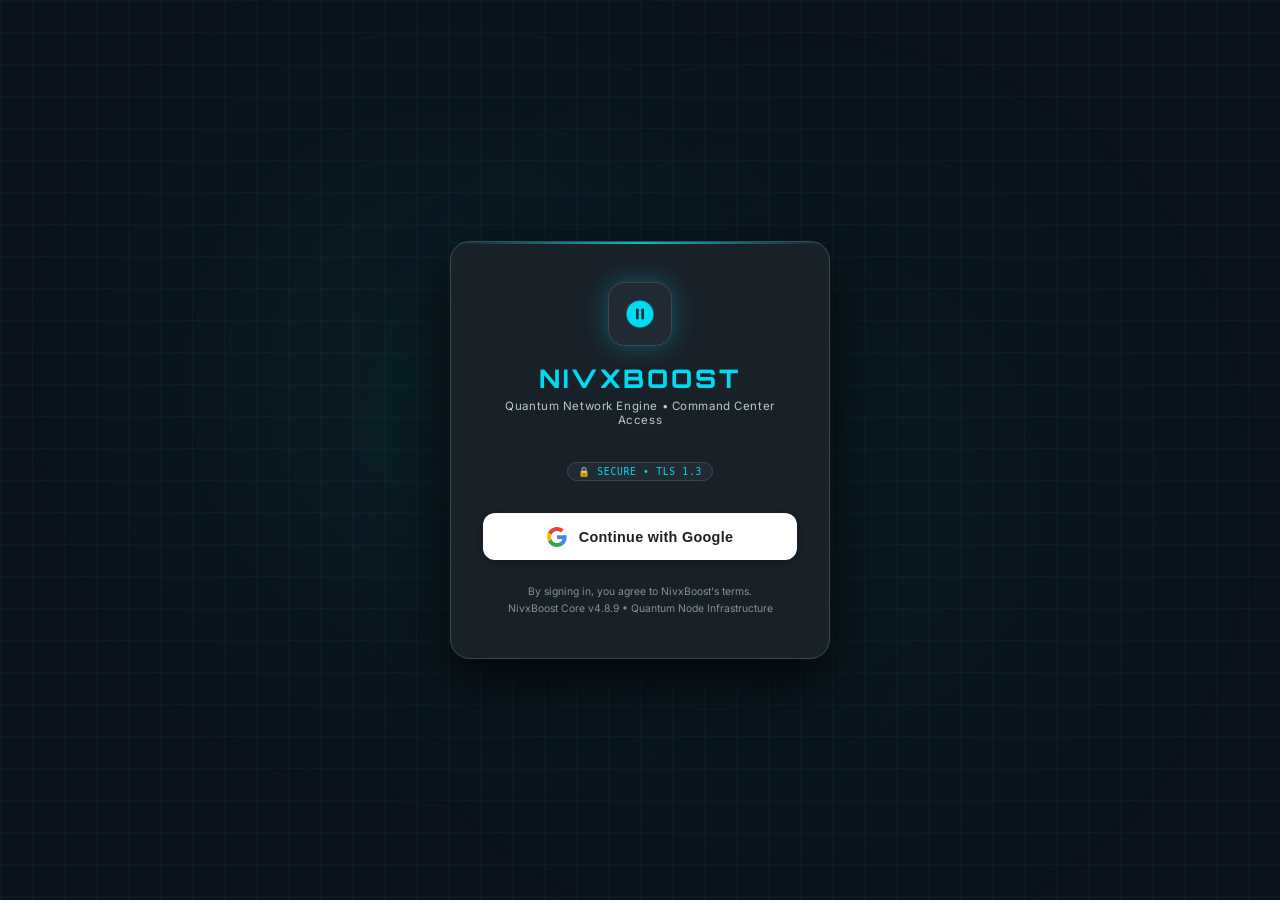
<file: login.html>
<!DOCTYPE html>
<html class="dark" lang="en">

<head>
  <meta charset="utf-8" />
  <meta content="width=device-width, initial-scale=1.0" name="viewport" />
  <title>NivxBoost - Sign In</title>
  <meta name="description" content="NivxBoost Command Center - Sign in with Google">
  <link rel="manifest" href="manifest.json">
  <link rel="apple-touch-icon" href="icon.svg">
  <meta name="theme-color" content="#0b141c">

  <!-- Google Fonts -->
  <link rel="preconnect" href="https://fonts.googleapis.com" />
  <link crossorigin="" href="https://fonts.gstatic.com" rel="preconnect" />
  <link href="https://fonts.googleapis.com/css2?family=Inter:wght@400;500;600;700&family=Orbitron:wght@600;800&display=swap" rel="stylesheet" />

  <!-- Google Identity Services -->
  <script src="https://accounts.google.com/gsi/client" async defer></script>

  <style>
    * { box-sizing: border-box; margin: 0; padding: 0; }

    body {
      background-color: #0b141c;
      color: #dae3ee;
      min-height: 100vh;
      font-family: 'Inter', sans-serif;
      display: flex;
      align-items: center;
      justify-content: center;
      padding: 1rem;
      background-image:
        linear-gradient(rgba(0, 229, 255, 0.04) 1px, transparent 1px),
        linear-gradient(90deg, rgba(0, 229, 255, 0.04) 1px, transparent 1px);
      background-size: 32px 32px;
      overflow: hidden;
    }

    /* Ambient glows */
    .glow-bg {
      position: fixed;
      inset: 0;
      pointer-events: none;
      z-index: 0;
    }
    .glow-bg::before {
      content: '';
      position: absolute;
      top: 20%;
      left: 20%;
      width: 400px;
      height: 400px;
      background: #00e5ff;
      border-radius: 50%;
      filter: blur(140px);
      opacity: 0.08;
    }
    .glow-bg::after {
      content: '';
      position: absolute;
      bottom: 20%;
      right: 20%;
      width: 450px;
      height: 450px;
      background: #00daf3;
      border-radius: 50%;
      filter: blur(160px);
      opacity: 0.06;
    }

    .card {
      position: relative;
      z-index: 10;
      width: 100%;
      max-width: 380px;
      background: #182028;
      border: 1px solid #3b494c;
      border-radius: 20px;
      padding: 2.5rem 2rem;
      box-shadow: 0 20px 60px rgba(0, 0, 0, 0.8), 0 0 1px rgba(0, 229, 255, 0.2);
      text-align: center;
    }

    /* Cyan top stripe */
    .card::before {
      content: '';
      position: absolute;
      top: 0; left: 0;
      width: 100%;
      height: 2px;
      background: linear-gradient(90deg, transparent, #00e5ff, transparent);
      border-radius: 20px 20px 0 0;
      opacity: 0.8;
    }

    .logo-wrap {
      display: inline-flex;
      align-items: center;
      justify-content: center;
      width: 64px;
      height: 64px;
      border-radius: 16px;
      background: #222b33;
      border: 1px solid #3b494c;
      box-shadow: 0 0 25px rgba(0, 229, 255, 0.3);
      margin-bottom: 1rem;
    }

    .logo-wrap svg {
      width: 32px;
      height: 32px;
    }

    h1 {
      font-family: 'Orbitron', sans-serif;
      font-size: 1.6rem;
      font-weight: 800;
      letter-spacing: 0.12em;
      color: #00daf3;
      margin-bottom: 0.3rem;
    }

    .subtitle {
      font-size: 0.72rem;
      color: #bac9cc;
      letter-spacing: 0.05em;
      margin-bottom: 2rem;
    }

    .tls-badge {
      display: inline-block;
      font-size: 0.6rem;
      font-family: monospace;
      padding: 0.2rem 0.6rem;
      border-radius: 999px;
      background: #222b33;
      border: 1px solid #3b494c;
      color: #00daf3;
      margin-bottom: 2rem;
      letter-spacing: 0.08em;
    }

    /* Real Google button */
    .google-btn {
      display: flex;
      align-items: center;
      justify-content: center;
      gap: 12px;
      width: 100%;
      padding: 0.85rem 1.5rem;
      border-radius: 12px;
      background: #ffffff;
      color: #1f1f1f;
      font-size: 0.9rem;
      font-weight: 600;
      border: none;
      cursor: pointer;
      transition: all 0.2s;
      box-shadow: 0 2px 12px rgba(0,0,0,0.3);
      letter-spacing: 0.02em;
    }

    .google-btn:hover {
      background: #f1f3f4;
      transform: translateY(-1px);
      box-shadow: 0 6px 20px rgba(0,0,0,0.4);
    }

    .google-btn:active {
      transform: translateY(0);
    }

    .google-btn:disabled {
      opacity: 0.7;
      cursor: not-allowed;
      transform: none;
    }

    .google-btn svg {
      flex-shrink: 0;
    }

    .loading-text {
      animation: pulse 1s infinite;
    }

    @keyframes pulse {
      0%, 100% { opacity: 1; }
      50% { opacity: 0.5; }
    }

    .footer-note {
      margin-top: 1.5rem;
      font-size: 0.65rem;
      color: #849396;
      line-height: 1.6;
    }

    .footer-note a {
      color: #00daf3;
      text-decoration: none;
    }
  </style>
</head>

<body>
  <div class="glow-bg"></div>

  <div class="card">
    <!-- Logo -->
    <div class="logo-wrap">
      <svg viewBox="0 0 24 24" fill="none" xmlns="http://www.w3.org/2000/svg">
        <path d="M12 2C6.48 2 2 6.48 2 12s4.48 10 10 10 10-4.48 10-10S17.52 2 12 2zm-1 14H9V8h2v8zm4 0h-2V8h2v8z" fill="#00daf3"/>
        <circle cx="12" cy="12" r="10" stroke="#00daf3" stroke-width="1" fill="none" opacity="0.3"/>
        <path d="M12 6 L18 10 L18 14 L12 18 L6 14 L6 10 Z" stroke="#00daf3" stroke-width="0.5" fill="none" opacity="0.4"/>
      </svg>
    </div>

    <h1>NIVXBOOST</h1>
    <p class="subtitle">Quantum Network Engine &bull; Command Center Access</p>

    <span class="tls-badge">&#x1F512; SECURE &bull; TLS 1.3</span>

    <!-- Google One Tap container -->
    <div id="g_id_onload"
      data-client_id="862048123632-vqdvasdfjcgr7et3eg5h8nqj61qbk01e.apps.googleusercontent.com"
      data-callback="handleGoogleCredential"
      data-auto_select="false"
      data-cancel_on_tap_outside="true"
      data-context="signin"
      style="display:none;">
    </div>

    <!-- Google Sign-In Button -->
    <button class="google-btn" id="googleSignInBtn" onclick="triggerGoogleSignIn()">
      <svg width="20" height="20" viewBox="0 0 48 48" xmlns="http://www.w3.org/2000/svg">
        <path fill="#EA4335" d="M24 9.5c3.54 0 6.71 1.22 9.21 3.6l6.85-6.85C35.9 2.38 30.47 0 24 0 14.62 0 6.51 5.38 2.56 13.22l7.98 6.19C12.43 13.72 17.74 9.5 24 9.5z"/>
        <path fill="#4285F4" d="M46.98 24.55c0-1.57-.15-3.09-.38-4.55H24v9.02h12.94c-.58 2.96-2.26 5.48-4.78 7.18l7.73 6c4.51-4.18 7.09-10.36 7.09-17.65z"/>
        <path fill="#FBBC05" d="M10.53 28.59c-.48-1.45-.76-2.99-.76-4.59s.27-3.14.76-4.59l-7.98-6.19C.92 16.46 0 20.12 0 24c0 3.88.92 7.54 2.56 10.78l7.97-6.19z"/>
        <path fill="#34A853" d="M24 48c6.48 0 11.93-2.13 15.89-5.81l-7.73-6c-2.15 1.45-4.92 2.3-8.16 2.3-6.26 0-11.57-4.22-13.47-9.91l-7.98 6.19C6.51 42.62 14.62 48 24 48z"/>
      </svg>
      Continue with Google
    </button>

    <p class="footer-note">
      By signing in, you agree to NivxBoost's terms.<br>
      NivxBoost Core v4.8.9 &bull; Quantum Node Infrastructure
    </p>
  </div>

  <script>
    const GOOGLE_CLIENT_ID = '862048123632-vqdvasdfjcgr7et3eg5h8nqj61qbk01e.apps.googleusercontent.com';

    function parseJwt(token) {
      try {
        const base64 = token.split('.')[1].replace(/-/g, '+').replace(/_/g, '/');
        return JSON.parse(atob(base64));
      } catch (e) {
        return {};
      }
    }

    // Called by Google after successful sign-in
    function handleGoogleCredential(response) {
      const payload = parseJwt(response.credential);
      const name = payload.name || 'Google User';
      const email = payload.email || 'user@gmail.com';
      const picture = payload.picture || '';
      const googleId = payload.sub || '';

      const session = {
        name, email, picture,
        provider: 'google',
        googleId,
        token: response.credential,
        loggedIn: true,
        loginTime: Date.now()
      };
      localStorage.setItem('nivx_user_session', JSON.stringify(session));
      window.location.href = 'index.html';
    }

    function triggerGoogleSignIn() {
      const btn = document.getElementById('googleSignInBtn');
      btn.disabled = true;
      btn.innerHTML = '<span class="loading-text">Connecting to Google...</span>';

      if (window.google && window.google.accounts) {
        google.accounts.id.initialize({
          client_id: GOOGLE_CLIENT_ID,
          callback: handleGoogleCredential,
          auto_select: false,
          cancel_on_tap_outside: true
        });
        google.accounts.id.prompt((notification) => {
          if (notification.isNotDisplayed() || notification.isSkippedMoment()) {
            // One Tap blocked — use popup OAuth flow
            google.accounts.oauth2.initTokenClient({
              client_id: GOOGLE_CLIENT_ID,
              scope: 'openid email profile',
              callback: (tokenResponse) => {
                if (tokenResponse.access_token) {
                  fetch('https://www.googleapis.com/oauth2/v3/userinfo', {
                    headers: { Authorization: 'Bearer ' + tokenResponse.access_token }
                  })
                  .then(r => r.json())
                  .then(userInfo => {
                    const session = {
                      name: userInfo.name || 'Google User',
                      email: userInfo.email || 'user@gmail.com',
                      picture: userInfo.picture || '',
                      provider: 'google',
                      token: tokenResponse.access_token,
                      loggedIn: true,
                      loginTime: Date.now()
                    };
                    localStorage.setItem('nivx_user_session', JSON.stringify(session));
                    window.location.href = 'index.html';
                  })
                  .catch(() => resetBtn());
                } else {
                  resetBtn();
                }
              }
            }).requestAccessToken();
          }
        });
      } else {
        setTimeout(() => {
          resetBtn();
          alert('Google Sign-In is still loading, please try again.');
        }, 500);
      }
    }

    function resetBtn() {
      const btn = document.getElementById('googleSignInBtn');
      btn.disabled = false;
      btn.innerHTML = `<svg width="20" height="20" viewBox="0 0 48 48" xmlns="http://www.w3.org/2000/svg">
        <path fill="#EA4335" d="M24 9.5c3.54 0 6.71 1.22 9.21 3.6l6.85-6.85C35.9 2.38 30.47 0 24 0 14.62 0 6.51 5.38 2.56 13.22l7.98 6.19C12.43 13.72 17.74 9.5 24 9.5z"/>
        <path fill="#4285F4" d="M46.98 24.55c0-1.57-.15-3.09-.38-4.55H24v9.02h12.94c-.58 2.96-2.26 5.48-4.78 7.18l7.73 6c4.51-4.18 7.09-10.36 7.09-17.65z"/>
        <path fill="#FBBC05" d="M10.53 28.59c-.48-1.45-.76-2.99-.76-4.59s.27-3.14.76-4.59l-7.98-6.19C.92 16.46 0 20.12 0 24c0 3.88.92 7.54 2.56 10.78l7.97-6.19z"/>
        <path fill="#34A853" d="M24 48c6.48 0 11.93-2.13 15.89-5.81l-7.73-6c-2.15 1.45-4.92 2.3-8.16 2.3-6.26 0-11.57-4.22-13.47-9.91l-7.98 6.19C6.51 42.62 14.62 48 24 48z"/>
      </svg> Continue with Google`;
    }

    // Auto-show Google One Tap on load
    window.addEventListener('load', () => {
      if (window.google && window.google.accounts) {
        google.accounts.id.initialize({
          client_id: GOOGLE_CLIENT_ID,
          callback: handleGoogleCredential,
          auto_select: false
        });
        google.accounts.id.prompt();
      }
    });
  </script>
</body>

</html>
</file>
